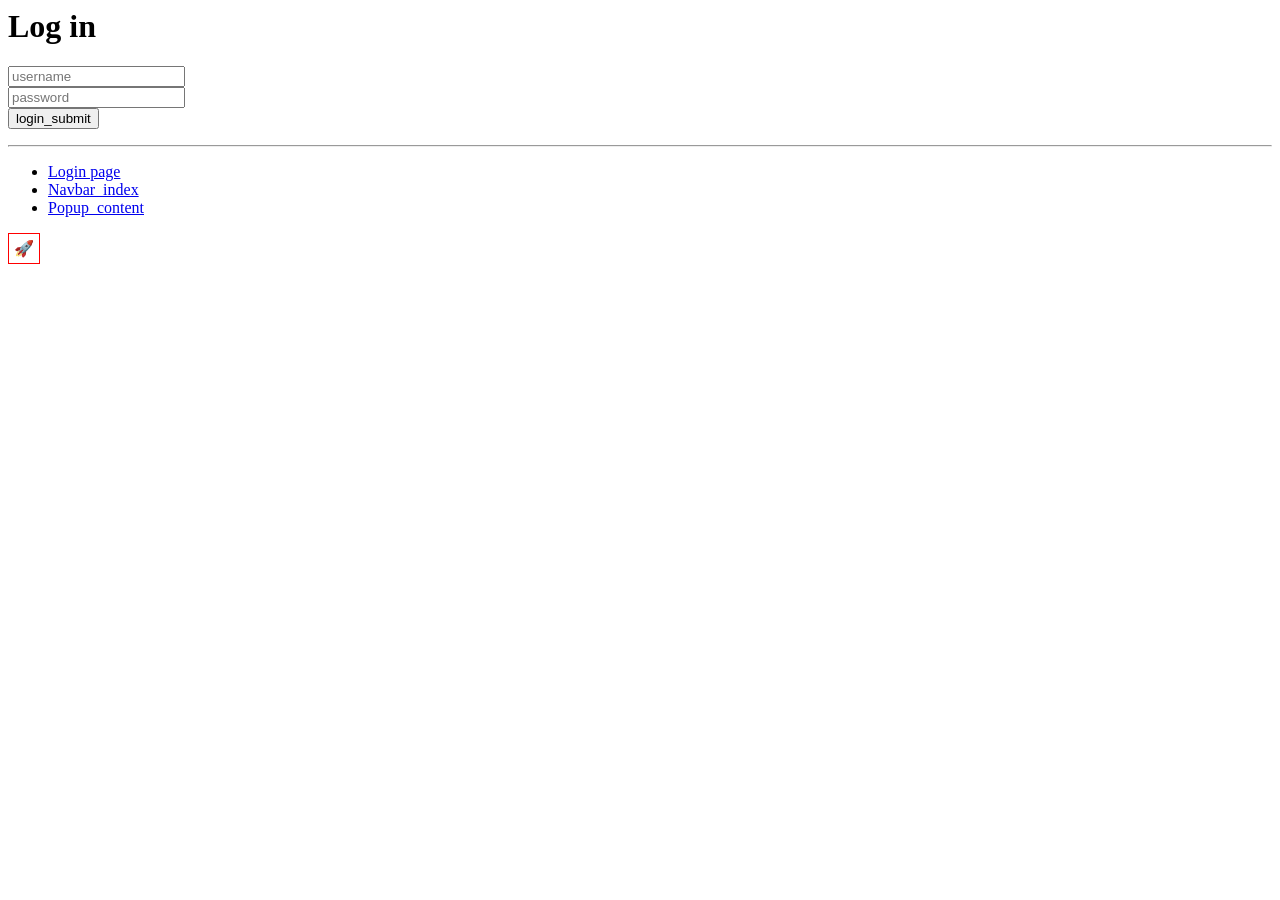
<file: 4project_site/index.html>
<html lang="en">
  <head>
    <meta charset="UTF-8" />
    <meta http-equiv="X-UA-Compatible" content="IE=edge" />
    <meta name="viewport" content="width=device-width, initial-scale=1.0" />
    <title>Login</title>
  </head>
  <body>
    <div id="root">
      <div id="login_section">
        <h1>Log in</h1>
        <!-- Action not defined -->
        <form action="" method="post">
          <div>
            <input
              type="text"
              name="username"
              required
              placeholder="username"
            />
          </div>
          <div>
            <input
              type="password"
              name="password"
              required
              placeholder="password"
            />
          </div>
          <input type="submit" value="login_submit" />
        </form>
      </div>
      <div id="pages">
        <hr />
        <ul>
          <li><a href="./Log_in.html">Login page</a></li>
          <li><a href="./nav_bar/index_NavBar.html">Navbar_index</a></li>
          <li><a href="./popup_content/index.html">Popup_content</a></li>
        </ul>
      </div>
      <div id="container"></div>
    </div>
  </body>
  <script src="./index.js"></script>
</html>
</file>
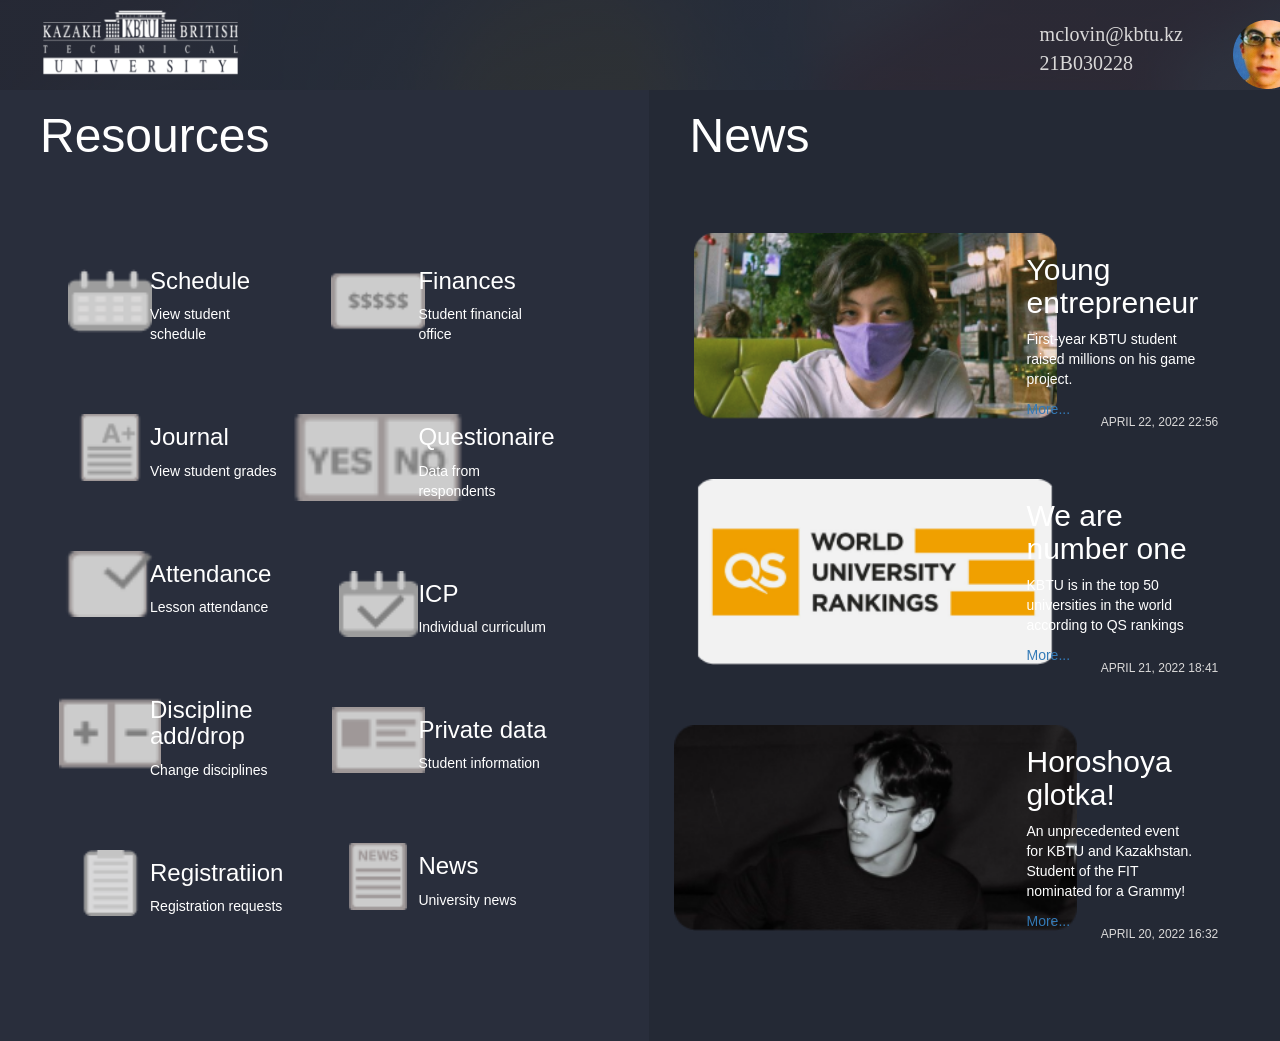
<file: home_page/index.html>
<html lang="en">
  <head>
    <meta charset="UTF-8" />
    <meta http-equiv="X-UA-Compatible" content="IE=edge" />
    <meta name="viewport" content="width=1440, height=900, initial-scale=1.0" />
    <title>Index page</title>
    <link rel="stylesheet" href="./index.css" />
    <link href="//db.onlinewebfonts.com/c/031da03967812d134ed68febd3ba78a9?family=GT+America" rel="stylesheet" type="text/css" />
    <link rel="stylesheet" href="https://maxcdn.bootstrapcdn.com/bootstrap/3.4.1/css/bootstrap.min.css" />
    <script src="https://ajax.googleapis.com/ajax/libs/jquery/3.5.1/jquery.min.js"></script>
    <script src="https://maxcdn.bootstrapcdn.com/bootstrap/3.4.1/js/bootstrap.min.js"></script>
  </head>
  <body>
    <div id="container">
      <div id="navigation_header">
        <div class="image_logo">
          <img src="./picture/KBTU Logo.svg" alt="" />
        </div>
        <div class="account_info">
          <ul class="header_log_in">
            <li class="header_account">
              <a href="#!" class="header_account_link">mclovin@kbtu.kz</a>
            </li>
            <li class="header_telephone">
              <a href="#!" class="header_telephone_link">21B030228</a>
            </li>
          </ul>
          <div class="header_face">
            <a href="#popup" class="face">
              <img src="./picture/Icon.png" alt="" />
            </a>
          </div>
          <div class="header_exit">
            <img src="./picture/Exit icon 1.svg" alt="" />
          </div>
        </div>
      </div>
      <div id="content">
        <div id="tools">
          <h1 class="content_section_header">Resources</h1>
          <div class="content_sections">
            <div class="tools_section left_tool_section">
              <ul class="tools_list">
                <li>
                  <div class="tools_element">
                    <div class="element_image">
                      <img src="./picture/ScheduleIcon.png" alt="" />
                    </div>
                    <div class="element_text">
                      <h3>Schedule</h3>
                      <p>View student schedule</p>
                    </div>
                  </div>
                </li>
                <li>
                  <div class="tools_element">
                    <div class="element_image">
                      <img src="./picture/GradeIcon.png" alt="" />
                    </div>
                    <div class="element_text">
                      <h3>Journal</h3>
                      <p>View student grades</p>
                    </div>
                  </div>
                </li>
                <li>
                  <div class="tools_element">
                    <div class="element_image">
                      <img src="./picture/AttendanceIcon.png" alt="" />
                    </div>
                    <div class="element_text">
                      <h3>Attendance</h3>
                      <p>Lesson attendance</p>
                    </div>
                  </div>
                </li>
                <li>
                  <div class="tools_element">
                    <div class="element_image">
                      <img src="./picture/AddDropIcon.png" alt="" />
                    </div>
                    <div class="element_text">
                      <h3>Discipline add/drop</h3>
                      <p>Change disciplines</p>
                    </div>
                  </div>
                </li>
                <li>
                  <div class="tools_element">
                    <div class="element_image">
                      <img src="./picture/NoteIcon.png" alt="" />
                    </div>
                    <div class="element_text">
                      <h3>Registratiion</h3>
                      <p>Registration requests</p>
                    </div>
                  </div>
                </li>
              </ul>
            </div>
            <div class="tools_section right_tool_section">
              <ul class="tools_list">
                <li>
                  <div class="tools_element">
                    <div class="element_image">
                      <img src="./picture/FinancialOfficeIcon.png" alt="" />
                    </div>
                    <div class="element_text">
                      <h3>Finances</h3>
                      <p>Student financial office</p>
                    </div>
                  </div>
                </li>
                <li>
                  <div class="tools_element">
                    <div class="element_image">
                      <img src="./picture/QuestionnaireIcon.png" alt="" />
                    </div>
                    <div class="element_text">
                      <h3>Questionaire</h3>
                      <p>Data from respondents</p>
                    </div>
                  </div>
                </li>
                <li>
                  <div class="tools_element">
                    <div class="element_image">
                      <img src="./picture/IcpIcon.png" alt="" />
                    </div>
                    <div class="element_text">
                      <h3>ICP</h3>
                      <p>Individual curriculum</p>
                    </div>
                  </div>
                </li>
                <li>
                  <div class="tools_element">
                    <div class="element_image">
                      <img src="./picture/PrivateInfoIcon.png" alt="" />
                    </div>
                    <div class="element_text">
                      <h3>Private data</h3>
                      <p>Student information</p>
                    </div>
                  </div>
                </li>
                <li>
                  <div class="tools_element">
                    <div class="element_image">
                      <img src="./picture/NewsIcon.png" alt="" />
                    </div>
                    <div class="element_text">
                      <h3>News</h3>
                      <p>University news</p>
                    </div>
                  </div>
                </li>
              </ul>
            </div>
          </div>
        </div>
        <div id="news">
          <h1 class="content_section_header">News</h1>
          <div class="content_sections">
            <ul>
              <div class="news_preview" id="martin">
                <div class="element_image">
                  <img src="./picture/marat.png" alt="" />
                </div>
                <div class="element_text">
                  <h2>Young entrepreneur</h2>
                  <p>First-year KBTU student raised millions on his game project.</p>
                  <a href="#!" class="more">More...</a>
                  <h3>APRIL 22, 2022 22:56</h3>
                </div>
              </div>
              <div class="news_preview" id="university">
                <div class="element_image">
                  <img src="./picture/university img.png" alt="" />
                </div>
                <div class="element_text">
                  <h2>We are number one</h2>
                  <p>KBTU is in the top 50 universities in the world according to QS rankings</p>
                  <a href="#!" class="more">More...</a>
                  <h3>APRIL 21, 2022 18:41</h3>
                </div>
              </div>
              <div class="news_preview" id="rus">
                <div class="element_image">
                  <img src="./picture/rus.png" alt="" />
                </div>
                <div class="element_text">
                  <h2>Horoshoya glotka!</h2>
                  <p>An unprecedented event for KBTU and Kazakhstan. Student of the FIT nominated for a Grammy!</p>
                  <a href="#!" class="more">More...</a>
                  <h3>APRIL 20, 2022 16:32</h3>
                </div>
              </div>
            </ul>
          </div>
        </div>
      </div>
      <footer></footer>
    </div>
  </body>
</html>
</file>
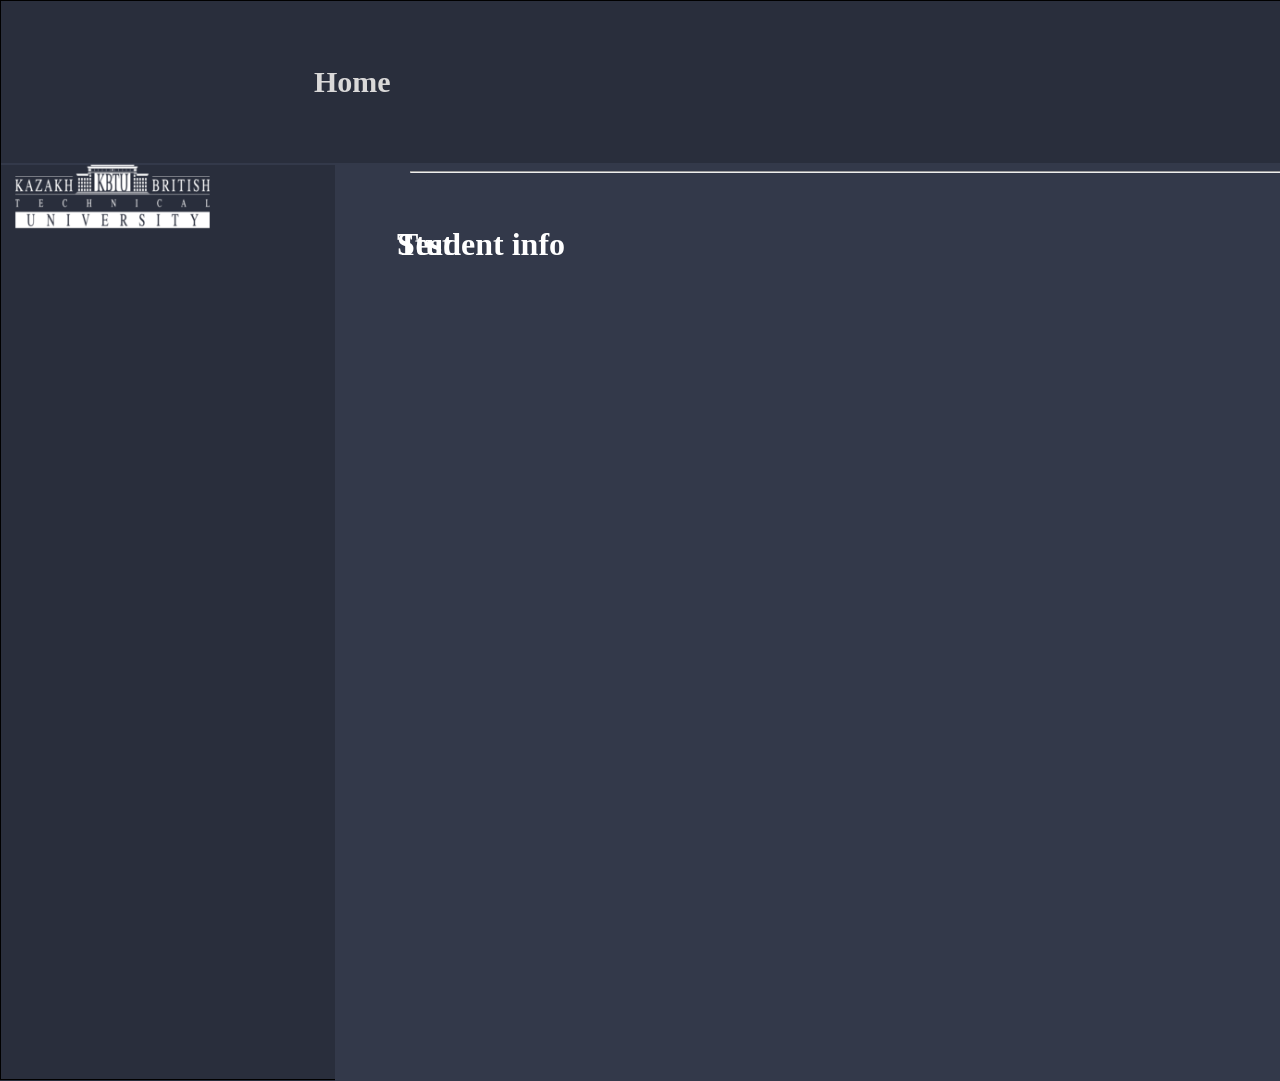
<file: student info/index.html>
<!DOCTYPE html>
<html lang="en">

<head>
    <meta charset="UTF-8">
    <meta http-equiv="X-UA-Compatible" content="IE=edge">
    <meta name="viewport" content="width=device-width, initial-scale=1.0">
    <title>Document</title>
    <link rel="stylesheet" href="./info_css.css">
</head>

<body>
    <div class="head">
        <img src="./picture/KBTU Logo.svg" alt="Something went wrong." class="image">
        <div class="home">
            <a href="" class="home_link">
                Home
            </a>
        </div>
    </div>
    <!-- Это дял секций перед фоткой -->
    <!-- Контент слева-->
    <div class="student_info">
        <h1>
            Student info
        </h1>

        <!--
        <h2>
            ID
        </h2>
        <p>
            21B234320
        </p>
        <h3>
            Login
        </h3>
        <p>
            mc_lovin
        </p>
        <h4>
            Last name
        </h4>
        <h5>
            First name
        </h5>
        <h6>
            Middle name
        </h6>
        -->
        <table class="base">
            <tr>
                <!-- <th class="first">First</th>
                <th class="second">Second</th> -->
            </tr>
            <tr>
                <th>
                    ID
                </th>
                <td>
                    21B234320
                </td>
                
            </tr>
            <tr>
                <th>
                    Login
                </th>
                <td>
                    mc_lovin
                </td>
                
            </tr>
            <tr>
                <td>
                    First name
                </td>
                <td>
                    McLovin
                </td>
                
            </tr>
            <tr>
                <td>
                    Last name
                </td>
                <td>
                    Honolulu
                </td>
                
            </tr>
            <tr>
                <td>
                    Middle name
                </td>
                <td>
                    Kazbekovich
                </td>
                
            </tr>
            <tr>
                <td>
                    Birth date
                </td>
                <td>
                    06.03.1991
                </td>
                
            </tr>
            <tr>
                <td>
                    Sex
                </td>
                <td>
                    Vertosexual
                </td>
                
            </tr>
            <tr>
                <td>
                    Martial status
                </td>
                <td>
                    Not married
                </td>
                
            </tr>
            <tr>
                <td>
                    Nationality
                </td>
                <td>
                    Jew
                </td>
                
            </tr>
            <tr>
                <td>
                    Citzenship
                </td>
                <td>
                    Banana Republic (Resident)
                </td>
               
            </tr>
            
            <tr>
                
                <td>
                    E-mail
                </td>
                <td>
                    mclovin@kbtu.kz
                </td>
                
            </tr>
            <tr>
                <td>
                    Phone
                </td>
                <td>
                    (708) 228-1337
                </td>
                
            </tr>
            <tr>
                <td>
                    Category
                </td>
                <td>
                    Student
                </td>
                
            </tr>
            </tr>
        </table>
        <div class="test">
            <h1 class="">Test</h1>
            <hr class="divider_line" />
        </div>
    </div>
    <div class="student">
        <img src="./picture/Rectangle 62.jpg" alt="">
        <div class="box">
            <h1>
                FIT
            </h1>
            <h2>
                Information Systems
            </h2>
            <h3>
                2021-2022
            </h3>
        </div>
    </div>
    <!-- Контент слева-->
</body>

</html>
</file>
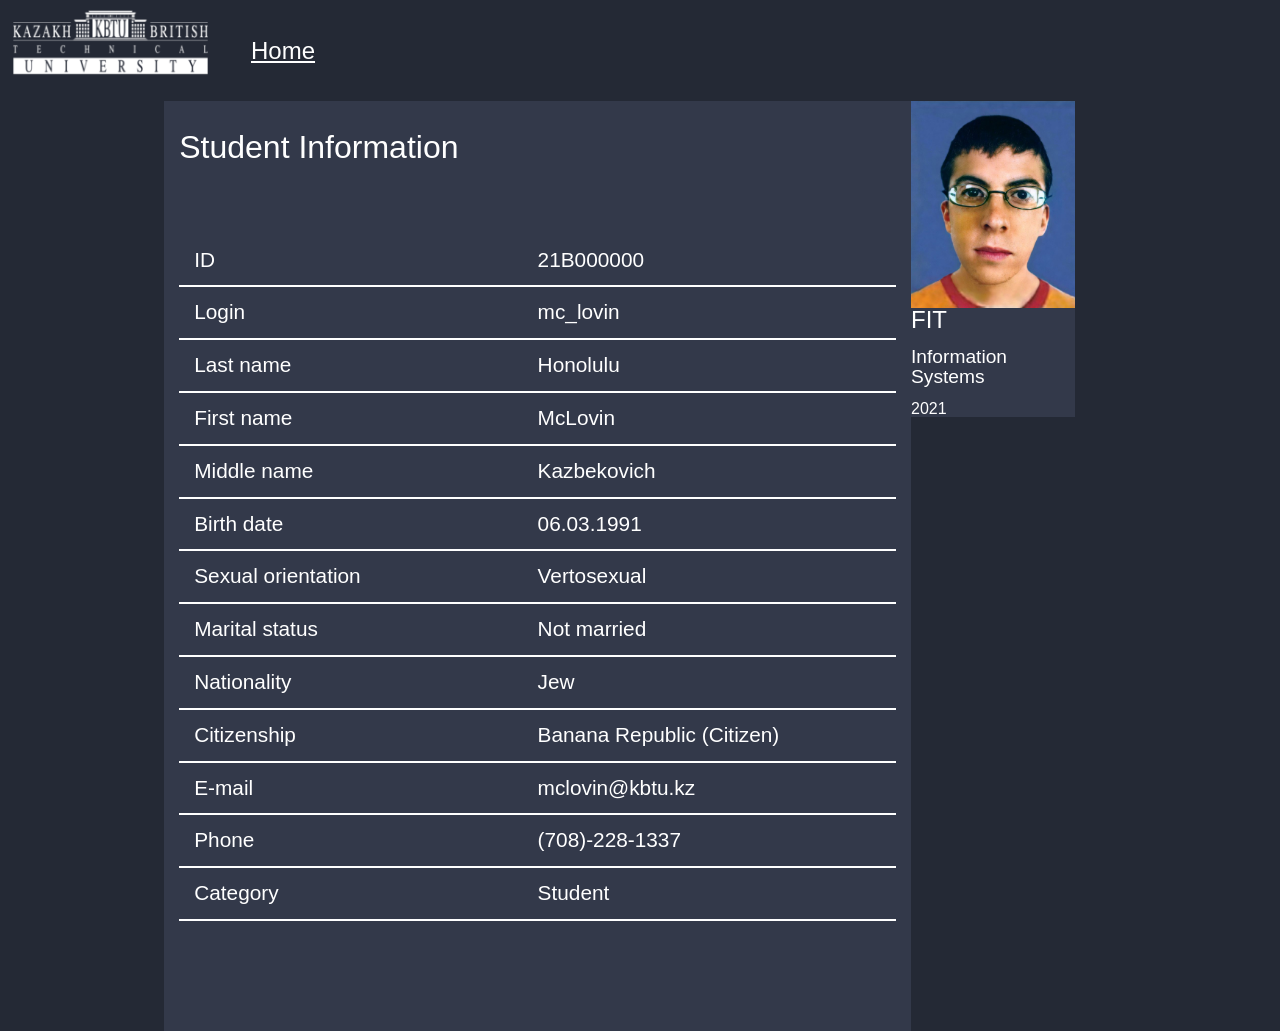
<file: student info/rightversion.html>
<html lang="en">
  <head>
    <meta charset="UTF-8" />
    <meta http-equiv="X-UA-Compatible" content="IE=edge" />
    <meta name="viewport" content="width=1440, initial-scale=1.0" />
    <title>Document</title>
    <link rel="stylesheet" href="./rightversion.css" />
  </head>
  <body>
    <header class="header">
      <div class="container">
        <div class="logo">
          <img src="./picture/KBTU Logo.svg" alt="logo was not loaded correctly." />
        </div>
        <div class="navigation">
          <p><a href="./index.html">Home</a></p>
        </div>
      </div>
    </header>
    <div class="wrapper">
      <div class="content">
        <div class="student_information">
          <div class="section_name">
            <h1>Student Information</h1>
          </div>
          <ul class="student_information_list">
            <li class="student_info_row">
              <div class="_student_info_row">
                <p>ID</p>
                <p>21B000000</p>
              </div>
            </li>
            <li class="student_info_row">
              <div class="_student_info_row">
                <p>Login</p>
                <p>mc_lovin</p>
              </div>
            </li>
            <li class="student_info_row">
              <div class="_student_info_row">
                <p>Last name</p>
                <p>Honolulu</p>
              </div>
            </li>
            <li class="student_info_row">
              <div class="_student_info_row">
                <p>First name</p>
                <p>McLovin</p>
              </div>
            </li>
            <li class="student_info_row">
              <div class="_student_info_row">
                <p>Middle name</p>
                <p>Kazbekovich</p>
              </div>
            </li>
            <li class="student_info_row">
              <div class="_student_info_row">
                <p>Birth date</p>
                <p>06.03.1991</p>
              </div>
            </li>
            <li class="student_info_row">
              <div class="_student_info_row">
                <p>Sexual orientation</p>
                <p>Vertosexual</p>
              </div>
            </li>
            <li class="student_info_row">
              <div class="_student_info_row">
                <p>Marital status</p>
                <p>Not married</p>
              </div>
            </li>
            <li class="student_info_row">
              <div class="_student_info_row">
                <p>Nationality</p>
                <p>Jew</p>
              </div>
            </li>
            <li class="student_info_row">
              <div class="_student_info_row">
                <p>Citizenship</p>
                <p>Banana Republic (Citizen)</p>
              </div>
            </li>
            <li class="student_info_row">
              <div class="_student_info_row">
                <p>E-mail</p>
                <p>mclovin@kbtu.kz</p>
              </div>
            </li>
            <li class="student_info_row">
              <div class="_student_info_row">
                <p>Phone</p>
                <p>(708)-228-1337</p>
              </div>
            </li>
            <li class="student_info_row">
              <div class="_student_info_row">
                <p>Category</p>
                <p>Student</p>
              </div>
            </li>
          </ul>
        </div>
        <div class="student_information_brief">
          <div class="student_photo">
            <img class="student_photo" src="./picture/Rectangle 62.jpg" alt="Student photo" />
          </div>
          <div class="student_application_info">
            <p class="student_faculty">FIT</p>
            <p class="student_specialty">Information Systems</p>
            <p class="student_appliction_date">2021</p>
          </div>
        </div>
      </div>
    </div>
  </body>
</html>
</file>
<file: home_page/index.css>
/* Connected GT America font */
@import url(//db.onlinewebfonts.com/c/031da03967812d134ed68febd3ba78a9?family=GT+America);
@font-face {
  font-family: "GT America";
  src: url("//db.onlinewebfonts.com/t/031da03967812d134ed68febd3ba78a9.eot");
  src: url("//db.onlinewebfonts.com/t/031da03967812d134ed68febd3ba78a9.eot?#iefix") format("embedded-opentype"),
    url("//db.onlinewebfonts.com/t/031da03967812d134ed68febd3ba78a9.woff2") format("woff2"),
    url("//db.onlinewebfonts.com/t/031da03967812d134ed68febd3ba78a9.woff") format("woff"),
    url("//db.onlinewebfonts.com/t/031da03967812d134ed68febd3ba78a9.ttf") format("truetype"),
    url("//db.onlinewebfonts.com/t/031da03967812d134ed68febd3ba78a9.svg#GT America") format("svg");
}
/* http://meyerweb.com/eric/tools/css/reset/
v2.0 | 20110126
License: none (public domain)
*/
html,
body,
div,
span,
applet,
object,
iframe,
h1,
h2,
h3,
h4,
h5,
h6,
p,
blockquote,
pre,
a,
abbr,
acronym,
address,
big,
cite,
code,
del,
dfn,
em,
img,
ins,
kbd,
q,
s,
samp,
small,
strike,
strong,
sub,
sup,
tt,
var,
b,
u,
i,
center,
dl,
dt,
dd,
ol,
ul,
li,
fieldset,
form,
label,
legend,
table,
caption,
tbody,
tfoot,
thead,
tr,
th,
td,
article,
aside,
canvas,
details,
embed,
figure,
figcaption,
footer,
header,
hgroup,
menu,
nav,
output,
ruby,
section,
summary,
time,
mark,
audio,
video {
  margin: 0;
  padding: 0;
  border: 0;
  font: inherit;
  vertical-align: baseline;
}
/* HTML5 display-role reset for older browsers */
article,
aside,
details,
figcaption,
figure,
footer,
header,
hgroup,
menu,
nav,
section {
  display: block;
}
body {
  -webkit-box-sizing: border-box;
  -moz-box-sizing: border-box;
  box-sizing: border-box;
background: linear-gradient(0deg, rgba(41, 46, 60, 0.65), rgba(41, 46, 60, 0.65));}
ol,
ul {
  list-style: none;
}
blockquote,
q {
  quotes: none;
}
blockquote:before,
blockquote:after,
q:before,
q:after {
  content: "";
  content: none;
}
table {
  border-collapse: collapse;
  border-spacing: 0;
}
/* End of cssreset */

/* CSS classes (non-generated) */
/* Current bugs: 
Mobile version is not properly supported
Header and section sizes were modified
Buttons don't work (no actions specified) */

#navigation_header {
  display: flex;
  justify-content: space-between;
  min-width: 1440;
  height: 10%;
  background: linear-gradient(0deg, rgba(41, 46, 60, 0.65), rgba(41, 46, 60, 0.65)), url(./picture/Rectangle_log.jpg);
}

#navigation_header .image_logo {
    margin: 10px 30px 10px 30px;
}

#navigation_header .account_info {
    display: flex;
    justify-content: left;
    align-items:flex-start;
    padding: 10px 30px 10px 30px;
}

#navigation_header .account_info .header_log_in {
    font-size: 20px;
    margin: 10px 30px 10px 20px;
}

#navigation_header .account_info .header_log_in a {
    color: #DAD9D9;
    font-family: 'GT America';
    font-style: normal;
    font-weight: 400;
    font-size: 20px;
    line-height: 24px;
    text-decoration: none;
}
#navigation_header .account_info .header_log_in a:active, 
#navigation_header .account_info .header_log_in a:focus {
    color: rgba(194, 179, 179, 0.61);
}

#navigation_header .account_info .header_log_in a:hover {
    color:#ffffff67;
    opacity: 0.8;
}

#navigation_header .account_info .header_face {
    margin: 10px 30px 10px 20px;
}

#navigation_header .account_info .header_exit {
    margin: 10px 30px 10px 20px;
}

#navigation_header .account_info .header_exit:hover {
    color: #ffffff67;
    opacity: 0.8;
}

#container {
  width: 100vw;
  height: 100vh;
  /* This gradient doesn't look quite right */
  /* Will need to fix it */
  background: linear-gradient(0deg, rgba(41, 46, 60, 0.65), rgba(41, 46, 60, 0.65));
}

#content {
  display: flex;
  width: 100%;
  min-height: 900px;
  flex: 1;
}

#tools {
  flex: 2;
  background: #292E3C;
  padding: 10px 20px 20px 10px;
}

.content_section_header {
  font-family: 'GT America', Helvetica, sans-serif;
  color: white;
  font-size: 48;
  margin: 10px 20px 30px 30px;
}

.content_sections {
  margin: 20px;
  padding: 20px;
  display: flex;
  justify-content: space-around;

}

#news {
  padding: 10px 20px 20px 10px;
  flex: 1;
  background: #242935;
}

.tools_section {
  display: flex;
  justify-content: space-around;
}

.tools_list {
  background: transparent;
}

.tools_list li {
  margin: 20px;
}

.tools_list li {
  background: transparent;
}

.tools_element {
  padding: 15 15 15 15;
  display: flex;
}

.tools_element .element_image {
  display: flex;
  justify-content: center;
  padding: 5px;
  margin: 5px;
  width: 40px;
}

.tools_element .element_image img {
  object-fit: contain;
}

.tools_element:hover {
  background-color: rgb(67, 74, 92);
}

.element_text {
  margin-left: 15px;
  color: white;
  background: transparent;
}

.news_preview {
    display: flex;
    justify-content: space-around;
    position: relative;
    margin: 0px 20px 20px 20px;
    padding: 20px 20px 20px 20px;
}

.news_preview .element_image {
    display: flex;
    justify-content: center;
}

.news_preview .element_image img {
    object-fit: contain;
}

.news_preview h3 {
    font-size: 12px;
    position: absolute;
    right: 0;
    bottom: 0;
    color: #DAD9D9;
}
</file>
<file: student info/info_css.css>
body {
        margin: 0;
        padding: 0;
        position: relative;
        width: 1920px;
        height: 1080px;
        box-sizing: border-box;
        position: absolute;
        left: 0px;
        top: 0px;
        background: #292E3C;
        border: 1px solid #000000;
        text-decoration: none;
    }
    
    .head {
        position: absolute;
        width: 1920px;
        height: 0px;
        left: 0px;
        top: 162px;
        border: 1.2px solid #33394A;
    }
    
    /* .image {
        position: absolute;
        width: 221px;
        height: 0px;
        left: 0px;
        top: 100px;
    } */
    
    .home_link {
        text-decoration: none;
        position: absolute;
        width: 84px;
        height: 36px;
        left: 312px;
        top: -100px;
        font-family: 'GT America';
        font-style: normal;
        font-weight: 700;
        font-size: 30px;
        line-height: 36px;
        color: #DAD9D9;
    }
    
    .home_link:hover,
    .home_link:focus {
        opacity: 1.1;
    }
    
    .student_info {
        position: absolute;
        width: 1151px;
        height: 918px;
        left: 334px;
        top: 162px;
        background: #33394A;
    }
    
    .student_info h1 {
        position: absolute;
        width: 189px;
        height: 39px;
        left: 62px;
        top: 41px;
        font-family: 'GT America';
        font-style: normal;
        font-weight: 700;
        font-size: 32px;
        line-height: 39px;
        color: #FFFFFF;
    }
    /*
    кринджатина 
    Контент слева
*/
    /* .first {
        position: absolute;
        height: 28px;
        left: 95px;
        top: 121px;
        filter: drop-shadow(0px 4px 4px rgba(0, 0, 0, 0.25));
        display: none;
    }
    
    .second {
        position: absolute;
        height: 28px;
        left: 272px;
        top: 121px;
        filter: drop-shadow(0px 4px 4px rgba(0, 0, 0, 0.25));
        display: none;
    } */
    
    .base {
        display: none;
        position: relative;
        height: 28px;
        left: 95px;
        top: 121px;
        filter: drop-shadow(0px 4px 4px rgba(0, 0, 0, 0.25));
        font-family: 'GT America';
        font-style: normal;
        font-weight: 400;
        font-size: 20px;
        line-height: 24px;
        color: #DAD9D9;
    }
    
    .base img {
        position: absolute;
        margin-top: 19px;
        -webkit-user-select: none;
        /* Chrome/Safari/Opera */
        -khtml-user-select: none;
        /* Konqueror */
        -moz-user-select: none;
        /* Firefox */
        -ms-user-select: none;
    }
    /* .student_info th {
        position: relative;
        height: 28px;
        left: 95px;
        top: 121px;
        width: 293px;
        width: auto;
        font-family: 'GT America';
        font-style: normal;
        font-weight: 400;
        font-size: 23px;
        line-height: 28px;
        identical to box height color: #FFFFFF;
    }
    
    .student_info td {
        position: absolute;
        width: 116px;
        height: 28px;
        left: 272px;
        top: 121px;
        font-family: 'GT America';
        font-style: normal;
        font-weight: 400;
        font-size: 23px;
        line-height: 28px;
        identical to box height color: #FFFFFF;
    } */
    /*Контент слева*/
    /* контент справа*/
    
    .student img {
        position: absolute;
        width: 223px;
        height: 282px;
        left: 1485px;
        top: 161px;
    }
    
    .box {
        position: absolute;
        width: 223px;
        height: 59px;
        left: 1485px;
        top: 443px;
        background: #3C445A;
    }
    
    .box h1 {
        position: absolute;
        width: 27px;
        height: 20px;
        left: 15px;
        top: 0px;
        font-family: 'GT America';
        font-style: normal;
        font-weight: 700;
        font-size: 18px;
        line-height: 22px;
        color: #DAD9D9;
    }
    
    .box h2 {
        position: absolute;
        width: 167px;
        height: 20px;
        left: 15px;
        top: 17px;
        font-family: 'GT America';
        font-style: normal;
        font-weight: 400;
        font-size: 18px;
        line-height: 22px;
        color: #DAD9D9;
    }
    
    .box h3 {
        position: absolute;
        width: 57px;
        height: 13px;
        left: 15px;
        top: 37px;
        font-family: 'GT America';
        font-style: normal;
        font-weight: 400;
        font-size: 12px;
        line-height: 14px;
        color: #DAD9D9;
    }

    
    .base td {
        border-bottom: red solid 1px;
    }

    .divider_line {
        width: 1000px;
    }
</file>
<file: student info/rightversion.css>
/* http://meyerweb.com/eric/tools/css/reset/
v2.0 | 20110126
License: none (public domain)
*/
html, body, div, span, applet, object, iframe,
h1, h2, h3, h4, h5, h6, p, blockquote, pre,
a, abbr, acronym, address, big, cite, code,
del, dfn, em, img, ins, kbd, q, s, samp,
small, strike, strong, sub, sup, tt, var,
b, u, i, center,
dl, dt, dd, ol, ul, li,
fieldset, form, label, legend,
table, caption, tbody, tfoot, thead, tr, th, td,
article, aside, canvas, details, embed,
figure, figcaption, footer, header, hgroup, 
menu, nav, output, ruby, section, summary,
time, mark, audio, video {
    margin: 0;
    padding: 0;
    border: 0;
    font-size: 100%;
    font: inherit;
    vertical-align: baseline;
}
/* HTML5 display-role reset for older browsers */
article, aside, details, figcaption, figure, 
footer, header, hgroup, menu, nav, section {
    display: block;
}
body {
    line-height: 1;
    font-family: Arial, Helvetica, sans-serif;
}
ol, ul {
    list-style: none;
}
blockquote, q {
    quotes: none;
}
blockquote:before, blockquote:after,
q:before, q:after {
    content: '';
    content: none;
}
table {
    border-collapse: collapse;
    border-spacing: 0;
}

/* End of cssreset */

body {
    background: #242935;    
}



.header {
    padding: 10px 0 10px 0;
}

.container {
    display: flex;
    flex-direction: row;
    justify-content: left;
    align-items: center;
}

.logo {
    margin: 0 15px 15px 0;
}

.navigation {
    display: flex;
    flex-direction: row;
    justify-content: left;
    align-items: center;
}

.navigation p {
    color: #DAD9D9;
    font-size: 1.5rem;
    padding: 0 15px 0 15px;
}

.navigation p a {
    color: white;
}

/* Flex info might be redundant */
.wrapper {
    margin: 0 10% 0 10%;
    min-width: 70%;
    overflow: hidden;
    min-height: 80%;
    flex-direction: column;
    align-items: center;
}
.content {
    min-height: 80%;
    display: flex;
    flex: 0 0 auto;
    flex-direction: row;
    overflow: hidden;
    justify-content: center;
    align-items: flex-start;

}

.student_information {
    width: 70%;
    background: #33394A;
    padding: 15px;
    height: 900px
}

.section_name {
    font-size: 2rem;
    color: white;
    margin: 15px 15px 15px 0;
}

.student_information_list {
    list-style-type: none;
    margin-top: 10%;
}

.student_info_row {
    border-bottom: 2px solid white;
    padding: 15px;
}

._student_info_row {
    display: flex;
    flex-direction: row;
    align-items: center;
    justify-content: left;
}

._student_info_row p {
    color: white;
    font-size: 1.3rem;
    display: block;
    width: 30%;
}

._student_info_row > * {
    flex: 1 1 0;
}


.student_information_brief {
    width: 20%;
    color: white;

}

.student_photo {
    width: 89.5%;
}
.student_application_info {
    width: 80%;
    background: #33394A;
}
.student_faculty {
    display: block;
    font-size: 1.5rem;
    margin: 0 0 15px 0;
}

.student_specialty {
    display: block;
    font-size: 1.2rem;
    margin: 5px 0 15px 0;
}
</file>
